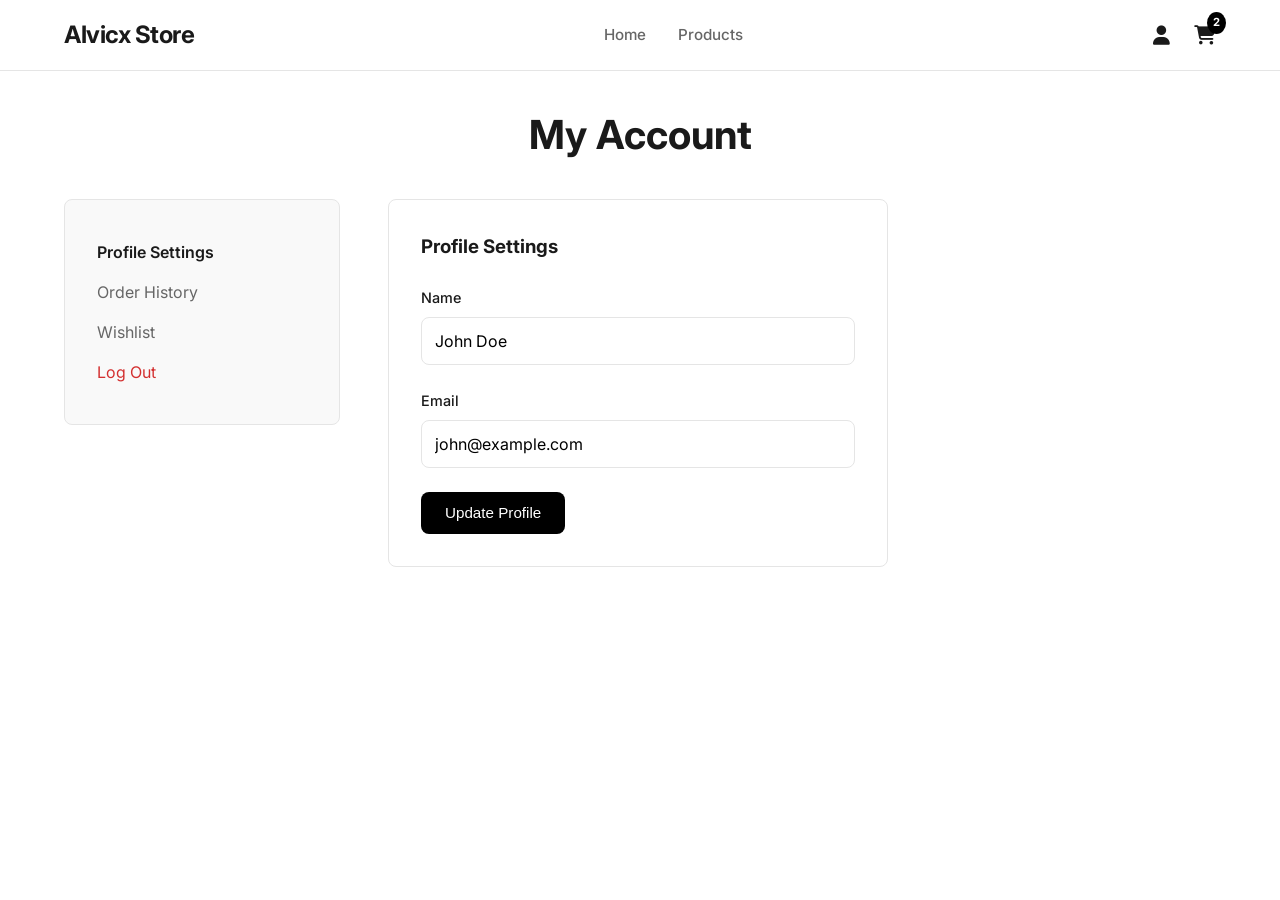
<file: account.html>
<!DOCTYPE html>
<html lang="en">
<head>
  <meta charset="UTF-8">
  <meta name="viewport" content="width=device-width, initial-scale=1.0">
  <title>My Account | Alvicx Store</title>
  <link rel="stylesheet" href="css/style.css">
</head>
<body>
  <header>
    <a href="index.html" class="logo">Alvicx Store</a>
    <nav>
      <ul>
        <li><a href="index.html">Home</a></li>
        <li><a href="products.html">Products</a></li>
      </ul>
    </nav>
    <div class="nav-icons">
      <a href="account.html" class="active"><i class="fa-solid fa-user"></i></a>
      <a href="cart.html">
        <i class="fa-solid fa-cart-shopping"></i>
        <span class="cart-count">2</span>
      </a>
    </div>
  </header>

  <main>
    <div class="container">
      <h1 class="page-title">My Account</h1>
      <div class="cart-layout">
        <div class="cart-summary-container flex-1">
          <div class="cart-summary">
            <ul class="lh-2-5">
              <li><a href="#" class="fw-600 color-text">Profile Settings</a></li>
              <li><a href="#" class="text-light">Order History</a></li>
              <li><a href="#" class="text-light">Wishlist</a></li>
              <li><a href="login.html" class="text-error">Log Out</a></li>
            </ul>
          </div>
        </div>
        <div class="cart-items-container flex-3">
          <div class="form-container w-100 m-0">
            <h3 class="mb-1-5">Profile Settings</h3>
            <form action="account.html">
              <div class="form-group">
                <label>Name</label>
                <input type="text" value="John Doe">
              </div>
              <div class="form-group">
                <label>Email</label>
                <input type="email" value="john@example.com">
              </div>
              <button type="submit" class="btn">Update Profile</button>
            </form>
          </div>
        </div>
      </div>
    </div>
  </main>
</body>
</html>
</file>
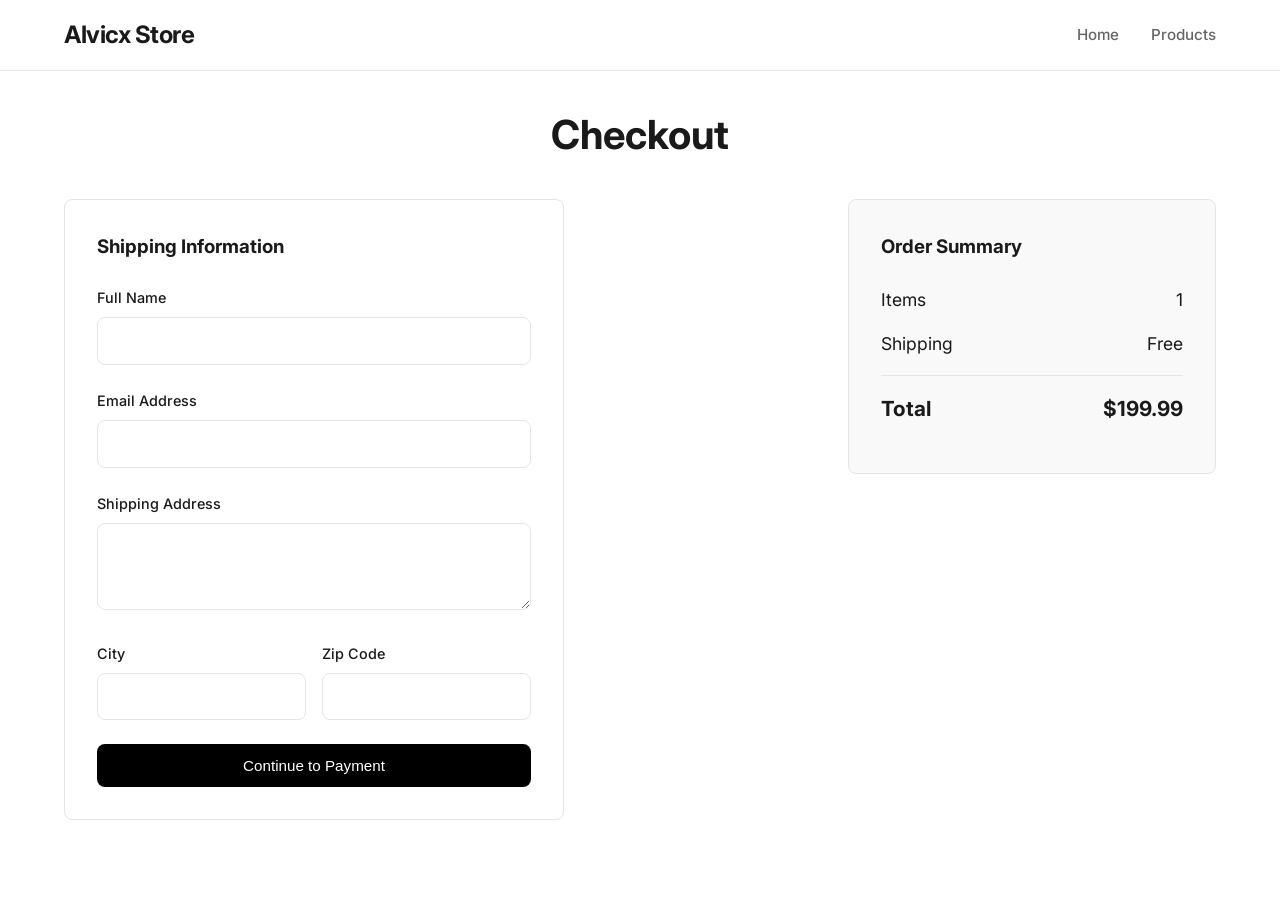
<file: checkout.html>
<!DOCTYPE html>
<html lang="en">
<head>
  <meta charset="UTF-8">
  <meta name="viewport" content="width=device-width, initial-scale=1.0">
  <title>Checkout | Alvicx Store</title>
  <link rel="stylesheet" href="css/style.css">
</head>
<body>
  <header>
    <a href="index.html" class="logo">Alvicx Store</a>
    <nav>
      <ul>
        <li><a href="index.html">Home</a></li>
        <li><a href="products.html">Products</a></li>
      </ul>
    </nav>
  </header>

  <main>
    <div class="container">
      <h1 class="page-title">Checkout</h1>
      <div class="cart-layout">
        <div class="cart-items-container">
          <div class="form-container w-100 m-0">
            <h3 class="mb-1-5">Shipping Information</h3>
            <form id="checkout-form" action="payment.html">
              <div class="form-group">
                <label>Full Name</label>
                <input type="text" required>
              </div>
              <div class="form-group">
                <label>Email Address</label>
                <input type="email" required>
              </div>
              <div class="form-group">
                <label>Shipping Address</label>
                <textarea rows="3" required></textarea>
              </div>
              <div class="d-flex gap-1">
                <div class="form-group flex-1">
                  <label>City</label>
                  <input type="text" required>
                </div>
                <div class="form-group flex-1">
                  <label>Zip Code</label>
                  <input type="text" required>
                </div>
              </div>
              <button type="submit" class="btn w-100">Continue to Payment</button>
            </form>
          </div>
        </div>
        <div class="cart-summary-container">
          <div class="cart-summary">
             <h3 class="mb-1-5">Order Summary</h3>
             <div id="checkout-summary">
                <div class="summary-row d-flex justify-between mb-1"><span>Items</span><span>1</span></div>
                <div class="summary-row d-flex justify-between mb-1"><span>Shipping</span><span>Free</span></div>
                <div class="summary-row summary-total d-flex justify-between border-top pt-1 fw-bold fs-1-2"><span>Total</span><span>$199.99</span></div>
             </div>
          </div>
        </div>
      </div>
    </div>
  </main>
</body>
</html>
</file>
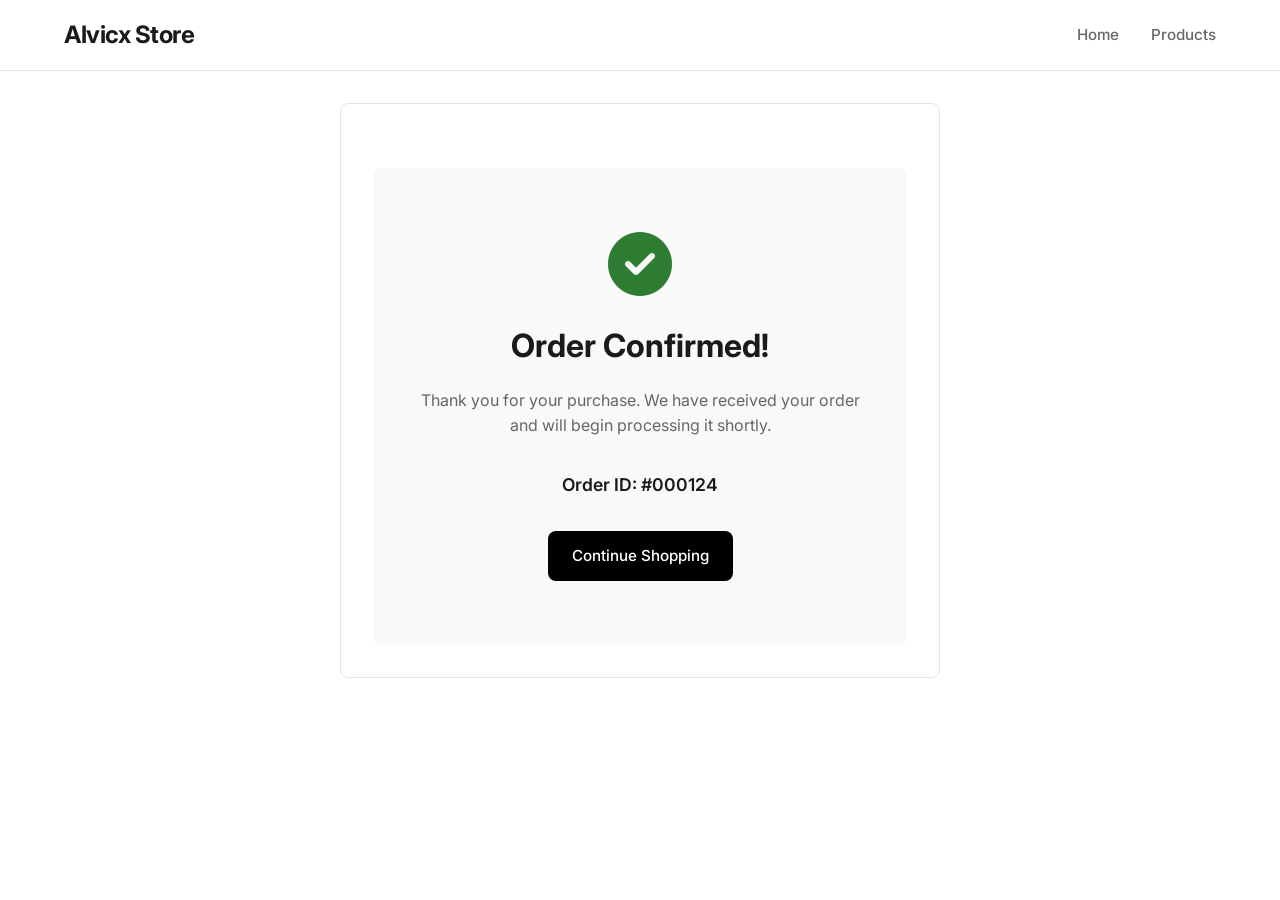
<file: confirmation.html>
<!DOCTYPE html>
<html lang="en">
<head>
  <meta charset="UTF-8">
  <meta name="viewport" content="width=device-width, initial-scale=1.0">
  <title>Order Confirmed | Alvicx Store</title>
  <link rel="stylesheet" href="css/style.css">
  <link rel="stylesheet" href="https://cdnjs.cloudflare.com/ajax/libs/font-awesome/6.4.0/css/all.min.css">
</head>
<body>
  <header>
    <a href="index.html" class="logo">Alvicx Store</a>
    <nav>
      <ul>
        <li><a href="index.html">Home</a></li>
        <li><a href="products.html">Products</a></li>
      </ul>
    </nav>
  </header>

  <main>
    <div class="container">
      <div class="form-container max-w-600">
        <div class="confirmation-box">
          <i class="fa-solid fa-circle-check check-icon"></i>
          <h1 class="mb-1">Order Confirmed!</h1>
          <p class="text-light mb-2">Thank you for your purchase. We have received your order and will begin processing it shortly.</p>
          <div class="fw-600 mb-2 fs-1-1">
            Order ID: <span>#000124</span>
          </div>
          <a href="products.html" class="btn">Continue Shopping</a>
        </div>
      </div>
    </div>
  </main>
</body>
</html>
</file>
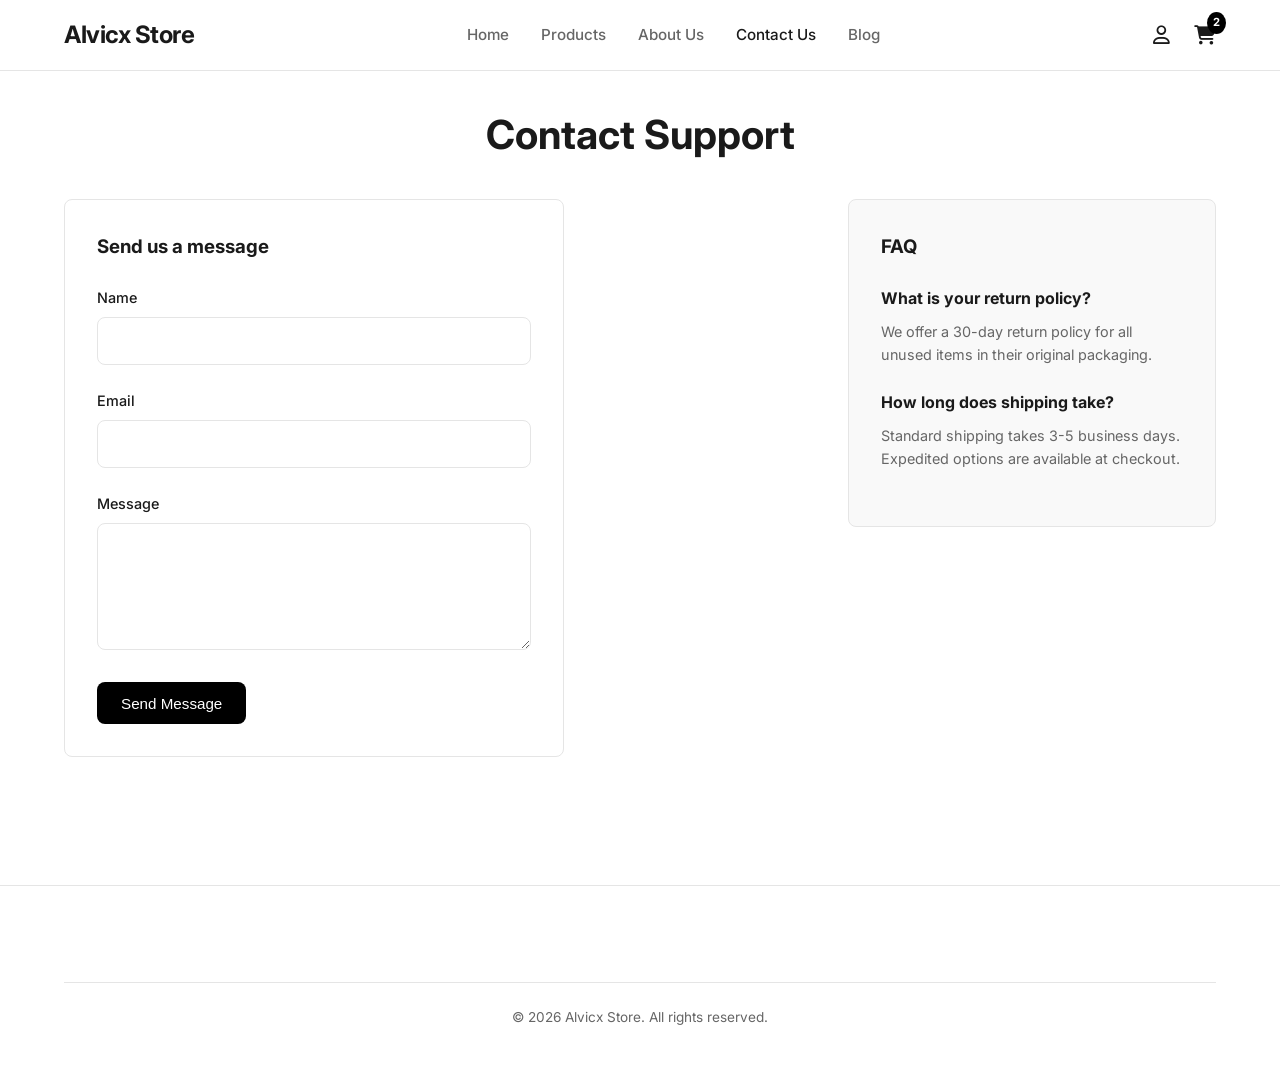
<file: contact.html>
<!DOCTYPE html>
<html lang="en">
<head>
  <meta charset="UTF-8">
  <meta name="viewport" content="width=device-width, initial-scale=1.0">
  <title>Contact Us | Alvicx Store</title>
  <link rel="stylesheet" href="css/style.css">
</head>
<body>
  <header>
    <a href="index.html" class="logo">Alvicx Store</a>
    <nav>
      <ul>
        <li><a href="index.html">Home</a></li>
        <li><a href="products.html">Products</a></li>
        <li><a href="about.html">About Us</a></li>
        <li><a href="contact.html" class="active">Contact Us</a></li>
        <li><a href="blog.html">Blog</a></li>
      </ul>
    </nav>
    <div class="nav-icons">
      <a href="account.html"><i class="fa-regular fa-user"></i></a>
      <a href="cart.html">
        <i class="fa-solid fa-cart-shopping"></i>
        <span class="cart-count">2</span>
      </a>
    </div>
  </header>

  <main>
    <div class="container">
      <h1 class="page-title">Contact Support</h1>
      <div class="cart-layout">
        <div class="cart-items-container">
          <div class="form-container w-100 m-0">
            <h3 class="mb-1-5">Send us a message</h3>
            <form action="contact.html">
              <div class="form-group">
                <label>Name</label>
                <input type="text" required>
              </div>
              <div class="form-group">
                <label>Email</label>
                <input type="email" required>
              </div>
              <div class="form-group">
                <label>Message</label>
                <textarea rows="5" required></textarea>
              </div>
              <button type="submit" class="btn">Send Message</button>
            </form>
          </div>
        </div>
        <div class="cart-summary-container">
          <div class="cart-summary">
            <h3 class="mb-1-5">FAQ</h3>
            <div class="mb-1-5">
              <h4 class="mb-0-5">What is your return policy?</h4>
              <p class="fs-0-9 text-light">We offer a 30-day return policy for all unused items in their original packaging.</p>
            </div>
            <div class="mb-1-5">
              <h4 class="mb-0-5">How long does shipping take?</h4>
              <p class="fs-0-9 text-light">Standard shipping takes 3-5 business days. Expedited options are available at checkout.</p>
            </div>
          </div>
        </div>
      </div>
    </div>
  </main>
  
  <footer>
    <div class="footer-bottom">
      &copy; 2026 Alvicx Store. All rights reserved.
    </div>
  </footer>
</body>
</html>
</file>
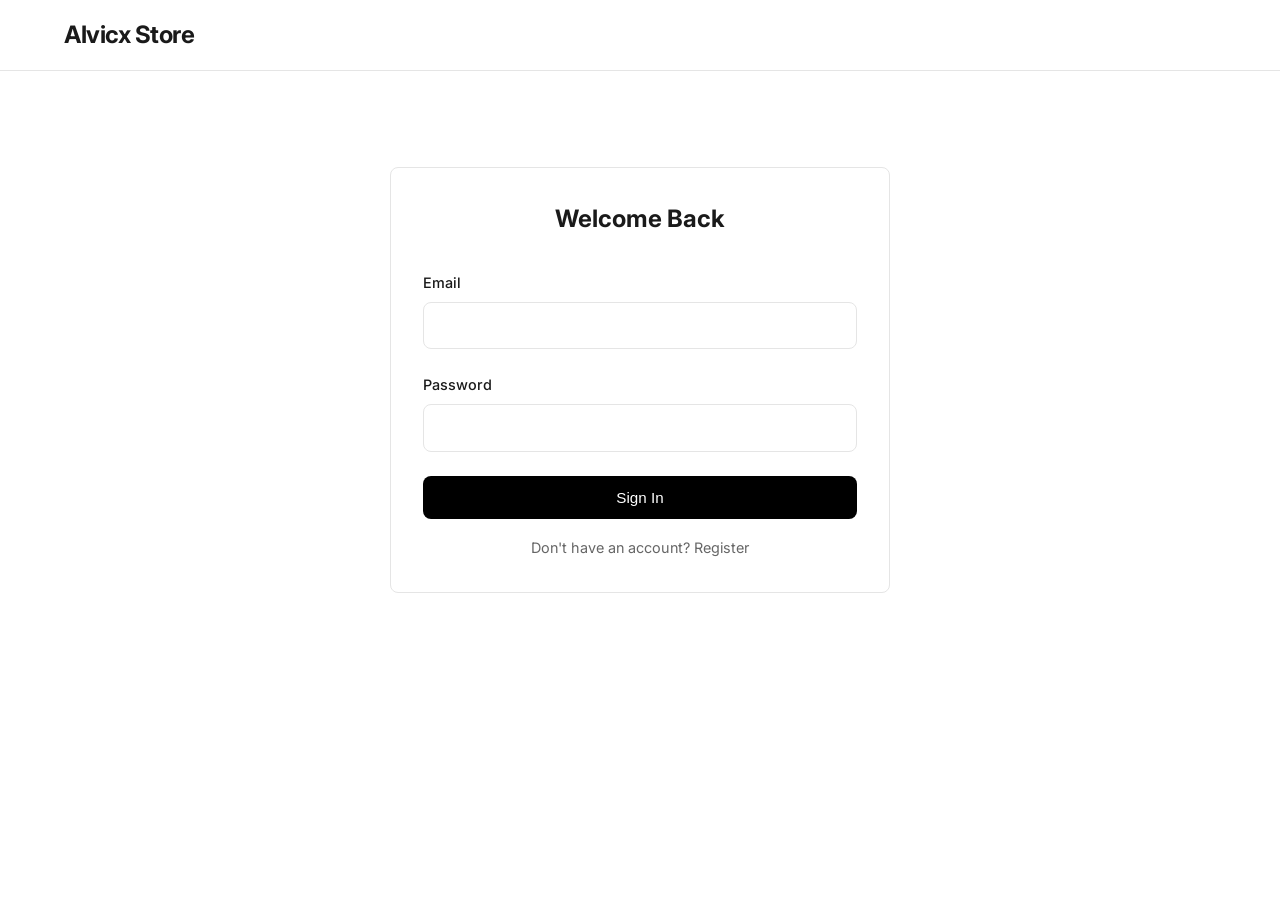
<file: login.html>
<!DOCTYPE html>
<html lang="en">
<head>
  <meta charset="UTF-8">
  <meta name="viewport" content="width=device-width, initial-scale=1.0">
  <title>Login | Alvicx Store</title>
  <link rel="stylesheet" href="css/style.css">
</head>
<body>
  <header>
    <a href="index.html" class="logo">Alvicx Store</a>
  </header>

  <main>
    <div class="container d-flex justify-center pt-4">
      <div class="form-container w-100">
        <h2 class="text-center mb-2">Welcome Back</h2>
        <form action="account.html">
          <div class="form-group">
            <label>Email</label>
            <input type="email" required>
          </div>
          <div class="form-group">
            <label>Password</label>
            <input type="password" required>
          </div>
          <button type="submit" class="btn w-100">Sign In</button>
          <div class="text-center mt-1">
            <a href="#" class="fs-0-9 text-light">Don't have an account? Register</a>
          </div>
        </form>
      </div>
    </div>
  </main>
</body>
</html>
</file>
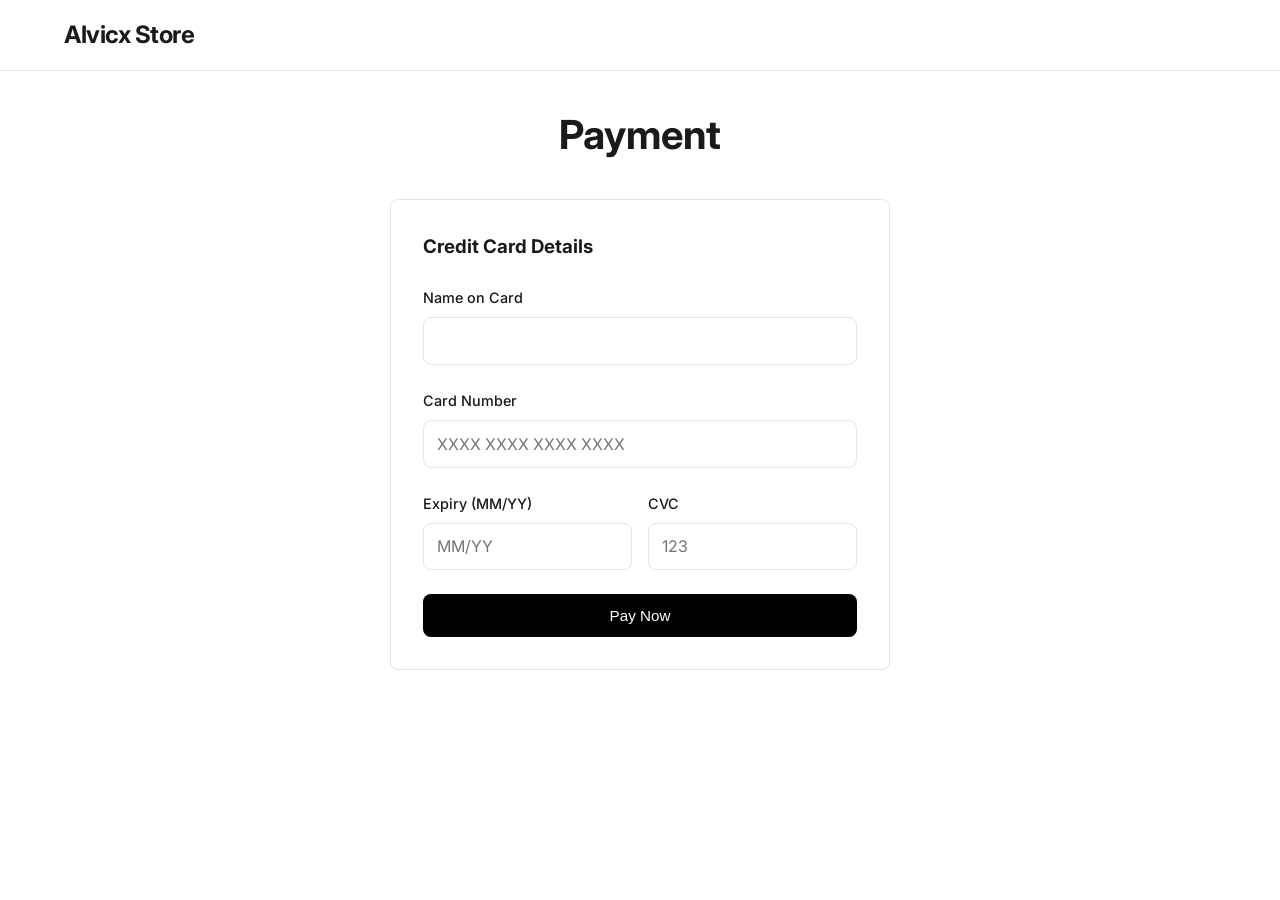
<file: payment.html>
<!DOCTYPE html>
<html lang="en">
<head>
  <meta charset="UTF-8">
  <meta name="viewport" content="width=device-width, initial-scale=1.0">
  <title>Payment | Alvicx Store</title>
  <link rel="stylesheet" href="css/style.css">
</head>
<body>
  <header>
    <a href="index.html" class="logo">Alvicx Store</a>
  </header>

  <main>
    <div class="container">
      <h1 class="page-title">Payment</h1>
      <div class="form-container">
        <h3 class="mb-1-5">Credit Card Details</h3>
        <form id="payment-form" action="confirmation.html">
          <div class="form-group">
            <label>Name on Card</label>
            <input type="text" required>
          </div>
          <div class="form-group">
            <label>Card Number</label>
            <input type="text" placeholder="XXXX XXXX XXXX XXXX" required>
          </div>
          <div class="d-flex gap-1">
            <div class="form-group flex-1">
              <label>Expiry (MM/YY)</label>
              <input type="text" placeholder="MM/YY" required>
            </div>
            <div class="form-group flex-1">
              <label>CVC</label>
              <input type="text" placeholder="123" required>
            </div>
          </div>
          <button type="submit" class="btn w-100" id="pay-btn">Pay Now</button>
        </form>
      </div>
    </div>
  </main>
</body>
</html>
</file>
<file: css/style.css>
@import url('https://fonts.googleapis.com/css2?family=Inter:wght@300;400;500;600;700&display=swap');
@import url('https://cdnjs.cloudflare.com/ajax/libs/font-awesome/6.4.0/css/all.min.css');

:root {
  --bg-color: #ffffff;
  --text-color: #1a1a1a;
  --text-light: #666666;
  --border-color: #e5e5e5;
  --accent-color: #000000;
  --accent-hover: #333333;
  --error-color: #d32f2f;
  --success-color: #2e7d32;
  --radius: 8px;
  --shadow: 0 4px 6px rgba(0,0,0,0.05);
}

* {
  box-sizing: border-box;
  margin: 0;
  padding: 0;
}

body {
  font-family: 'Inter', sans-serif;
  background-color: var(--bg-color);
  color: var(--text-color);
  line-height: 1.6;
}

a {
  text-decoration: none;
  color: inherit;
  transition: color 0.2s ease;
}

ul {
  list-style: none;
}

/* Header & Nav */
header {
  border-bottom: 1px solid var(--border-color);
  padding: 1rem 5%;
  position: sticky;
  top: 0;
  background-color: rgba(255, 255, 255, 0.95);
  backdrop-filter: blur(5px);
  z-index: 100;
  display: flex;
  justify-content: space-between;
  align-items: center;
}

.logo {
  font-size: 1.5rem;
  font-weight: 700;
  letter-spacing: -0.5px;
}

nav ul {
  display: flex;
  gap: 2rem;
}

nav a {
  font-weight: 500;
  font-size: 0.95rem;
  color: var(--text-light);
}

nav a:hover, nav a.active {
  color: var(--text-color);
}

.nav-icons {
  display: flex;
  gap: 1.5rem;
}

.nav-icons a {
  font-size: 1.2rem;
  color: var(--text-color);
  position: relative;
}

.cart-count {
  position: absolute;
  top: -8px;
  right: -10px;
  background-color: var(--accent-color);
  color: white;
  font-size: 0.7rem;
  font-weight: 700;
  padding: 2px 6px;
  border-radius: 50%;
}

/* Buttons */
.btn {
  display: inline-block;
  padding: 0.8rem 1.5rem;
  background-color: var(--accent-color);
  color: #fff;
  border: none;
  border-radius: var(--radius);
  font-size: 0.95rem;
  font-weight: 500;
  cursor: pointer;
  transition: background-color 0.2s ease, transform 0.1s ease;
  text-align: center;
}

.btn:hover {
  background-color: var(--accent-hover);
  color: #fff;
}

.btn:active {
  transform: scale(0.98);
}

.btn-outline {
  background-color: transparent;
  color: var(--accent-color);
  border: 1px solid var(--border-color);
}

.btn-outline:hover {
  border-color: var(--accent-color);
  background-color: transparent;
  color: var(--accent-color);
}

/* Main Layout */
main {
  min-height: calc(100vh - 150px);
  padding: 2rem 5%;
}

.container {
  max-width: 1200px;
  margin: 0 auto;
}

/* Hero Section */
.hero {
  display: flex;
  align-items: center;
  justify-content: space-between;
  padding: 4rem 0;
  gap: 2rem;
}

.hero-content {
  flex: 1;
}

.hero-content h1 {
  font-size: 3.5rem;
  line-height: 1.1;
  margin-bottom: 1.5rem;
  letter-spacing: -1px;
}

.hero-content p {
  font-size: 1.1rem;
  color: var(--text-light);
  margin-bottom: 2rem;
  max-width: 500px;
}

.hero-image {
  flex: 1;
  border-radius: var(--radius);
  overflow: hidden;
  box-shadow: var(--shadow);
}

.hero-image img {
  width: 100%;
  height: auto;
  display: block;
}

/* Product Grid */
.product-grid {
  display: grid;
  grid-template-columns: repeat(auto-fill, minmax(280px, 1fr));
  gap: 2rem;
  margin-top: 2rem;
}

.product-card {
  border: 1px solid var(--border-color);
  border-radius: var(--radius);
  overflow: hidden;
  transition: transform 0.2s ease, box-shadow 0.2s ease;
  display: flex;
  flex-direction: column;
  background-color: #fff;
}

.product-card:hover {
  transform: translateY(-5px);
  box-shadow: var(--shadow);
}

.product-image {
  height: 250px;
  overflow: hidden;
  background-color: #f9f9f9;
  display: flex;
  align-items: center;
  justify-content: center;
}

.product-image img {
  width: 100%;
  height: 100%;
  object-fit: cover;
  transition: transform 0.5s ease;
}

.product-card:hover .product-image img {
  transform: scale(1.05);
}

.product-info {
  padding: 1.5rem;
  flex-grow: 1;
  display: flex;
  flex-direction: column;
}

.product-category {
  font-size: 0.8rem;
  color: var(--text-light);
  text-transform: uppercase;
  letter-spacing: 1px;
  margin-bottom: 0.5rem;
}

.product-title {
  font-size: 1.1rem;
  font-weight: 600;
  margin-bottom: 0.5rem;
}

.product-price {
  font-size: 1.2rem;
  font-weight: 700;
  margin-bottom: 1.5rem;
  margin-top: auto;
}

/* Form Styles */
.form-container {
  max-width: 500px;
  margin: 0 auto;
  padding: 2rem;
  border: 1px solid var(--border-color);
  border-radius: var(--radius);
}

.form-group {
  margin-bottom: 1.5rem;
}

.form-group label {
  display: block;
  margin-bottom: 0.5rem;
  font-weight: 500;
  font-size: 0.9rem;
}

.form-group input, .form-group textarea, .form-group select {
  width: 100%;
  padding: 0.8rem;
  border: 1px solid var(--border-color);
  border-radius: var(--radius);
  font-family: inherit;
  font-size: 1rem;
  transition: border-color 0.2s ease;
}

.form-group input:focus, .form-group textarea:focus, .form-group select:focus {
  outline: none;
  border-color: var(--text-color);
}

/* Cart Styles */
.cart-table {
  width: 100%;
  border-collapse: collapse;
  margin-bottom: 2rem;
}

.cart-table th, .cart-table td {
  padding: 1rem;
  text-align: left;
  border-bottom: 1px solid var(--border-color);
}

.cart-table th {
  font-weight: 600;
  color: var(--text-light);
  font-size: 0.9rem;
  text-transform: uppercase;
}

.cart-item-flex {
  display: flex;
  align-items: center;
  gap: 1rem;
}

.cart-item-img {
  width: 60px;
  height: 60px;
  object-fit: cover;
  border-radius: 4px;
}

.cart-summary {
  background-color: #f9f9f9;
  padding: 2rem;
  border-radius: var(--radius);
  border: 1px solid var(--border-color);
}

.summary-row {
  display: flex;
  justify-content: space-between;
  margin-bottom: 1rem;
  font-size: 1.1rem;
}

.summary-total {
  font-weight: 700;
  font-size: 1.3rem;
  border-top: 1px solid var(--border-color);
  padding-top: 1rem;
}

/* Misc Utilities */
.text-center { text-align: center; }
.mb-2 { margin-bottom: 2rem; }
.mt-2 { margin-top: 2rem; }
.page-title {
  font-size: 2.5rem;
  margin-bottom: 2rem;
  text-align: center;
  font-weight: 700;
}

/* Footer */
footer {
  background-color: var(--bg-color);
  border-top: 1px solid var(--border-color);
  padding: 3rem 5%;
  margin-top: 4rem;
}

.footer-content {
  display: flex;
  justify-content: space-between;
  max-width: 1200px;
  margin: 0 auto;
  flex-wrap: wrap;
  gap: 2rem;
}

.footer-col {
  flex: 1;
  min-width: 200px;
}

.footer-col h3 {
  font-size: 1rem;
  margin-bottom: 1rem;
  font-weight: 600;
}

.footer-col ul li {
  margin-bottom: 0.5rem;
}

.footer-col ul li a {
  color: var(--text-light);
  font-size: 0.9rem;
}

.footer-col ul li a:hover {
  color: var(--text-color);
}

.footer-bottom {
  text-align: center;
  margin-top: 3rem;
  padding-top: 1.5rem;
  border-top: 1px solid var(--border-color);
  color: var(--text-light);
  font-size: 0.85rem;
}

/* Additional Custom Layout Styles extracted from HTML files */

/* Cart Layout */
.cart-layout { display: flex; gap: 3rem; margin-top: 2rem; }
.cart-items-container { flex: 2; }
.cart-summary-container { flex: 1; }

/* Confirmation Box */
.confirmation-box { text-align: center; padding: 4rem 2rem; background: #f9f9f9; border-radius: var(--radius); margin-top: 2rem; }
.check-icon { font-size: 4rem; color: var(--success-color); margin-bottom: 1.5rem; }

/* Product Detail */
.product-detail-layout { display: flex; gap: 4rem; margin-top: 2rem; }
.product-detail-image { flex: 1; background: #f9f9f9; border-radius: var(--radius); overflow: hidden; display: flex; align-items: center; justify-content: center; }
.product-detail-image img { width: 100%; height: auto; max-height: 600px; object-fit: cover; }
.product-detail-info { flex: 1; display: flex; flex-direction: column; justify-content: center; }
.product-detail-category { font-size: 0.9rem; color: var(--text-light); text-transform: uppercase; letter-spacing: 1px; margin-bottom: 1rem; }
.product-detail-title { font-size: 2.5rem; font-weight: 700; margin-bottom: 0.5rem; line-height: 1.2; }
.product-stock { color: var(--success-color); font-weight: 600; font-size: 0.9rem; margin-bottom: 1rem; display: flex; align-items: center; gap: 0.5rem; }
.product-detail-price { font-size: 1.8rem; font-weight: 600; margin-bottom: 2rem; }
.product-detail-description { font-size: 1.1rem; color: var(--text-light); margin-bottom: 2rem; line-height: 1.8; }
.product-options { margin-bottom: 2rem; }
.option-group { margin-bottom: 1.5rem; }
.option-group label { display: block; font-weight: 600; margin-bottom: 0.5rem; }
.option-select { width: 100%; max-width: 300px; padding: 0.8rem; border: 1px solid var(--border-color); border-radius: var(--radius); font-family: inherit; font-size: 1rem; }

/* Premium Landing Page Additions */
.features-banner { display: flex; justify-content: space-between; gap: 2rem; padding: 3rem 5%; background-color: #f9f9f9; border-top: 1px solid var(--border-color); border-bottom: 1px solid var(--border-color); }
.feature-item { text-align: center; flex: 1; }
.feature-item i { font-size: 2rem; margin-bottom: 1rem; color: var(--accent-color); }
.feature-item h4 { font-size: 1.1rem; margin-bottom: 0.5rem; }
.feature-item p { font-size: 0.9rem; color: var(--text-light); }

.category-section { padding: 4rem 5%; }
.category-grid { display: grid; grid-template-columns: repeat(3, 1fr); gap: 2rem; margin-top: 2rem; }
.category-card { position: relative; height: 400px; border-radius: var(--radius); overflow: hidden; display: flex; align-items: flex-end; padding: 2rem; text-decoration: none; }
.category-card img { position: absolute; top: 0; left: 0; width: 100%; height: 100%; object-fit: cover; z-index: 1; transition: transform 0.5s ease; }
.category-card::after { content: ''; position: absolute; top: 0; left: 0; width: 100%; height: 100%; background: linear-gradient(to top, rgba(0,0,0,0.7) 0%, rgba(0,0,0,0) 100%); z-index: 2; }
.category-card:hover img { transform: scale(1.05); }
.category-content { position: relative; z-index: 3; color: #fff; }
.category-content h3 { font-size: 1.8rem; margin-bottom: 0.5rem; }
.category-content p { font-size: 1rem; opacity: 0.9; }

.promo-section { display: flex; align-items: center; background-color: var(--accent-color); color: #fff; margin: 4rem 5%; border-radius: var(--radius); overflow: hidden; }
.promo-content { flex: 1; padding: 4rem; }
.promo-content h2 { font-size: 2.5rem; margin-bottom: 1rem; }
.promo-content p { font-size: 1.1rem; margin-bottom: 2rem; opacity: 0.8; }
.promo-image { flex: 1; height: 100%; min-height: 400px; background-image: url('https://images.unsplash.com/photo-1441984904996-e0b6ba687e04?w=800&q=80'); background-size: cover; background-position: center; }

.newsletter { text-align: center; padding: 5rem 5%; background-color: #f9f9f9; }
.newsletter h2 { font-size: 2rem; margin-bottom: 1rem; }
.newsletter p { color: var(--text-light); margin-bottom: 2rem; }
.newsletter-form { display: flex; justify-content: center; gap: 1rem; max-width: 500px; margin: 0 auto; }
.newsletter-form input { flex: 1; padding: 1rem; border: 1px solid var(--border-color); border-radius: var(--radius); font-size: 1rem; }

/* Buttons & Hero Inline Replacements */
.btn-block { width: 100%; display: block; text-align: center; }
.btn-max-300 { width: 100%; max-width: 300px; display: inline-block; text-align: center; }
.btn-white { background-color: #fff; color: var(--accent-color); }

.main-no-padding { padding: 0; min-height: auto; }
.hero-large { padding: 6rem 5%; }
.hero-large-title { font-size: 4rem; line-height: 1.1; }
.hero-large-text { font-size: 1.2rem; margin-bottom: 2.5rem; }
.btn-large { padding: 1rem 2rem; font-size: 1.1rem; }
.hero-image-shadow { box-shadow: 0 20px 40px rgba(0,0,0,0.1); }
.section-title { font-size: 2.5rem; margin-bottom: 1rem; }
.section-subtitle { color: var(--text-light); margin-bottom: 3rem; }
.footer-no-margin { margin-top: 0; border-top: none; }
.footer-text { font-size: 0.9rem; color: var(--text-light); margin-top: 1rem; }

/* General Utilities */
.w-100 { width: 100%; }
.m-0 { margin: 0; }
.mb-0-5 { margin-bottom: 0.5rem; }
.mb-1 { margin-bottom: 1rem; }
.mb-1-5 { margin-bottom: 1.5rem; }
.mb-2 { margin-bottom: 2rem; }
.mt-1 { margin-top: 1rem; }
.mt-1-5 { margin-top: 1.5rem; }
.mt-2 { margin-top: 2rem; }
.flex-1 { flex: 1; }
.d-flex { display: flex; }
.gap-1 { gap: 1rem; }
.text-center { text-align: center; }
.max-w-600 { max-width: 600px; }
.max-w-800 { max-width: 800px; }
.mx-auto { margin-left: auto; margin-right: auto; }
.fs-1-1 { font-size: 1.1rem; }
.fs-0-9 { font-size: 0.9rem; }
.fw-500 { font-weight: 500; }
.fw-600 { font-weight: 600; }
.lh-1-8 { line-height: 1.8; }
.lh-2-5 { line-height: 2.5; }
.text-light { color: var(--text-light); }
.text-error { color: var(--error-color); }
.img-60 { width: 60px; height: 60px; object-fit: cover; }
.justify-between { justify-content: space-between; }
.align-center { align-items: center; }
.border-top { border-top: 1px solid var(--border-color); }
.pt-1 { padding-top: 1rem; }
.pt-4 { padding-top: 4rem; }
.p-0 { padding: 0; }
.flex-3 { flex: 3; }
.list-disc { list-style-type: disc; padding-left: 1.5rem; color: var(--text-color); }
.w-100px { width: 100px; }
.pointer { cursor: pointer; }
.color-text { color: var(--text-color); }
</file>
